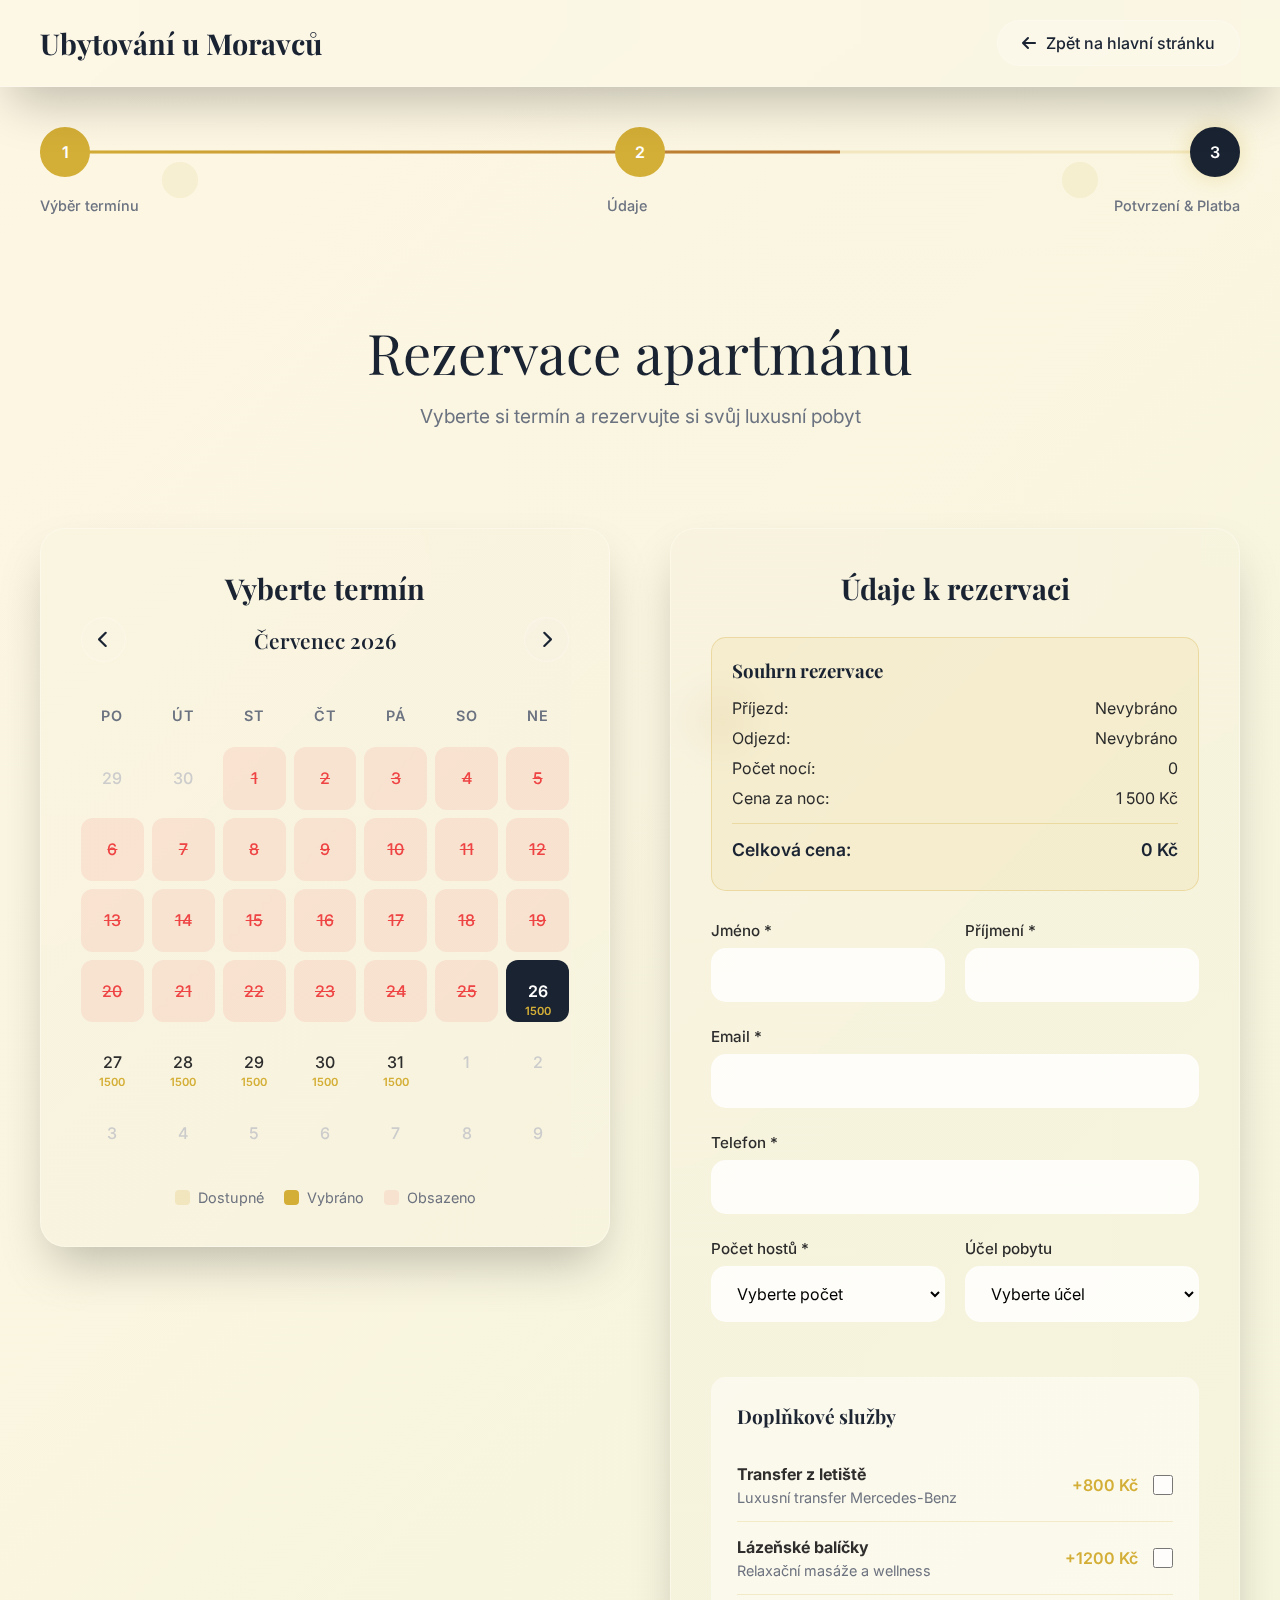
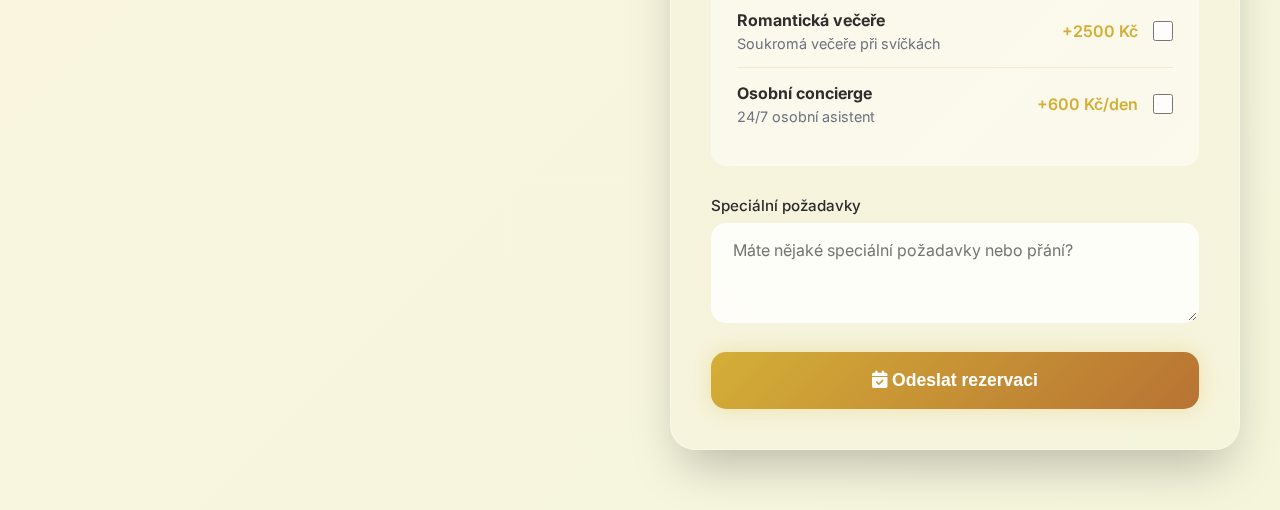
<file: alternative/reservation.html>
<!DOCTYPE html>
<html lang="cs">
<head>
    <meta charset="UTF-8">
    <meta name="viewport" content="width=device-width, initial-scale=1.0">
    <title>Rezervace - Ubytování u Moravců</title>
    <link href="https://fonts.googleapis.com/css2?family=Playfair+Display:wght@300;400;600;700&family=Inter:wght@300;400;500;600&display=swap" rel="stylesheet">
    <link href="https://cdnjs.cloudflare.com/ajax/libs/font-awesome/6.5.0/css/all.min.css" rel="stylesheet">
    <style>
        :root {
            --primary-gold: #D4AF37;
            --primary-navy: #1a2332;
            --accent-copper: #B87333;
            --neutral-ivory: #FDF6E3;
            --neutral-taupe: #8B7355;
            --neutral-beige: #F5F5DC;
            --glass-bg: rgba(255, 255, 255, 0.1);
            --glass-border: rgba(255, 255, 255, 0.2);
            --luxury-shadow: 0 25px 50px -12px rgba(0, 0, 0, 0.25);
            --glow-gold: 0 0 20px rgba(212, 175, 55, 0.3);
            --text-dark: #2c2c2c;
            --text-light: #6b7280;
            --success-green: #10b981;
            --error-red: #ef4444;
        }

        * {
            margin: 0;
            padding: 0;
            box-sizing: border-box;
        }

        body {
            font-family: 'Inter', sans-serif;
            background: linear-gradient(135deg, var(--neutral-ivory), var(--neutral-beige));
            color: var(--text-dark);
            min-height: 100vh;
            overflow-x: hidden;
        }

        /* Background Pattern */
        body::before {
            content: '';
            position: fixed;
            top: 0;
            left: 0;
            width: 100%;
            height: 100%;
            background: url('data:image/svg+xml,<svg xmlns="http://www.w3.org/2000/svg" viewBox="0 0 100 100"><circle cx="20" cy="20" r="2" fill="%23D4AF37" opacity="0.1"/><circle cx="80" cy="80" r="3" fill="%23B87333" opacity="0.1"/><circle cx="50" cy="60" r="1" fill="%23D4AF37" opacity="0.05"/></svg>');
            pointer-events: none;
            z-index: -1;
        }

        /* Header */
        .header {
            background: var(--glass-bg);
            backdrop-filter: blur(20px);
            border-bottom: 1px solid var(--glass-border);
            padding: 20px 0;
            position: sticky;
            top: 0;
            z-index: 100;
            box-shadow: var(--luxury-shadow);
        }

        .header-container {
            max-width: 1400px;
            margin: 0 auto;
            padding: 0 40px;
            display: flex;
            justify-content: space-between;
            align-items: center;
        }

        .logo {
            font-family: 'Playfair Display', serif;
            font-size: 1.8rem;
            font-weight: 700;
            color: var(--primary-navy);
            text-decoration: none;
        }

        .back-btn {
            display: flex;
            align-items: center;
            gap: 10px;
            padding: 12px 24px;
            background: var(--glass-bg);
            backdrop-filter: blur(10px);
            border: 1px solid var(--glass-border);
            border-radius: 25px;
            color: var(--primary-navy);
            text-decoration: none;
            transition: all 0.3s ease;
            font-weight: 500;
        }

        .back-btn:hover {
            background: var(--primary-gold);
            color: white;
            transform: translateY(-2px);
            box-shadow: var(--glow-gold);
        }

        /* Main Container */
        .main-container {
            max-width: 1400px;
            margin: 0 auto;
            padding: 60px 40px;
            display: grid;
            grid-template-columns: 1fr 1fr;
            gap: 60px;
            align-items: start;
        }

        /* Page Title */
        .page-title {
            grid-column: 1 / -1;
            text-align: center;
            margin-bottom: 40px;
        }

        .page-title h1 {
            font-family: 'Playfair Display', serif;
            font-size: clamp(2.5rem, 5vw, 3.5rem);
            color: var(--primary-navy);
            margin-bottom: 15px;
            font-weight: 300;
        }

        .page-title p {
            font-size: 1.2rem;
            color: var(--text-light);
            max-width: 600px;
            margin: 0 auto;
        }

        /* Calendar Section */
        .calendar-section {
            background: var(--glass-bg);
            backdrop-filter: blur(20px);
            border: 1px solid var(--glass-border);
            border-radius: 25px;
            padding: 40px;
            box-shadow: var(--luxury-shadow);
            position: relative;
            overflow: hidden;
        }

        .calendar-section::before {
            content: '';
            position: absolute;
            top: 0;
            left: 0;
            width: 100%;
            height: 100%;
            background: linear-gradient(135deg, var(--primary-gold), var(--accent-copper));
            opacity: 0.02;
            pointer-events: none;
        }

        .calendar-header {
            text-align: center;
            margin-bottom: 30px;
            position: relative;
            z-index: 2;
        }

        .calendar-header h2 {
            font-family: 'Playfair Display', serif;
            font-size: 1.8rem;
            color: var(--primary-navy);
            margin-bottom: 10px;
        }

        .calendar-nav {
            display: flex;
            justify-content: space-between;
            align-items: center;
            margin-bottom: 20px;
        }

        .calendar-nav button {
            background: var(--glass-bg);
            backdrop-filter: blur(10px);
            border: 1px solid var(--glass-border);
            border-radius: 50%;
            width: 45px;
            height: 45px;
            display: flex;
            align-items: center;
            justify-content: center;
            color: var(--primary-navy);
            cursor: pointer;
            transition: all 0.3s ease;
            font-size: 1.1rem;
        }

        .calendar-nav button:hover {
            background: var(--primary-gold);
            color: white;
            transform: scale(1.1);
            box-shadow: var(--glow-gold);
        }

        .month-year {
            font-family: 'Playfair Display', serif;
            font-size: 1.3rem;
            color: var(--primary-navy);
            font-weight: 600;
        }

        .calendar {
            position: relative;
            z-index: 2;
        }

        .calendar-grid {
            display: grid;
            grid-template-columns: repeat(7, 1fr);
            gap: 8px;
        }

        .calendar-day-header {
            text-align: center;
            padding: 15px 5px;
            font-weight: 600;
            color: var(--text-light);
            font-size: 0.9rem;
            text-transform: uppercase;
            letter-spacing: 1px;
        }

        .calendar-day {
            aspect-ratio: 1;
            display: flex;
            align-items: center;
            justify-content: center;
            border-radius: 12px;
            cursor: pointer;
            transition: all 0.3s ease;
            position: relative;
            font-weight: 500;
            border: 2px solid transparent;
        }

        .calendar-day:hover {
            background: rgba(212, 175, 55, 0.1);
            transform: scale(1.05);
        }

        .calendar-day.other-month {
            color: #ccc;
            cursor: not-allowed;
        }

        .calendar-day.today {
            background: var(--primary-navy);
            color: white;
            font-weight: 600;
        }

        .calendar-day.selected {
            background: var(--primary-gold);
            color: white;
            font-weight: 600;
            box-shadow: var(--glow-gold);
        }

        .calendar-day.in-range {
            background: rgba(212, 175, 55, 0.2);
            color: var(--primary-navy);
        }

        .calendar-day.unavailable {
            background: rgba(239, 68, 68, 0.1);
            color: var(--error-red);
            cursor: not-allowed;
            text-decoration: line-through;
        }

        .calendar-day.unavailable:hover {
            transform: none;
        }

        /* Price indicator */
        .calendar-day::after {
            content: attr(data-price);
            position: absolute;
            bottom: 2px;
            font-size: 0.7rem;
            color: var(--primary-gold);
            font-weight: 600;
        }

        /* Legend */
        .calendar-legend {
            margin-top: 25px;
            display: flex;
            justify-content: center;
            gap: 20px;
            flex-wrap: wrap;
        }

        .legend-item {
            display: flex;
            align-items: center;
            gap: 8px;
            font-size: 0.9rem;
            color: var(--text-light);
        }

        .legend-color {
            width: 15px;
            height: 15px;
            border-radius: 4px;
        }

        .legend-available { background: rgba(212, 175, 55, 0.2); }
        .legend-selected { background: var(--primary-gold); }
        .legend-unavailable { background: rgba(239, 68, 68, 0.1); }

        /* Reservation Form */
        .reservation-form {
            background: var(--glass-bg);
            backdrop-filter: blur(20px);
            border: 1px solid var(--glass-border);
            border-radius: 25px;
            padding: 40px;
            box-shadow: var(--luxury-shadow);
            position: relative;
            overflow: hidden;
        }

        .reservation-form::before {
            content: '';
            position: absolute;
            top: 0;
            left: 0;
            width: 100%;
            height: 100%;
            background: linear-gradient(135deg, var(--accent-copper), var(--primary-gold));
            opacity: 0.02;
            pointer-events: none;
        }

        .form-header {
            text-align: center;
            margin-bottom: 30px;
            position: relative;
            z-index: 2;
        }

        .form-header h2 {
            font-family: 'Playfair Display', serif;
            font-size: 1.8rem;
            color: var(--primary-navy);
            margin-bottom: 10px;
        }

        .booking-summary {
            background: rgba(212, 175, 55, 0.1);
            border: 1px solid rgba(212, 175, 55, 0.3);
            border-radius: 15px;
            padding: 20px;
            margin-bottom: 30px;
            position: relative;
            z-index: 2;
        }

        .booking-summary h3 {
            color: var(--primary-navy);
            margin-bottom: 15px;
            font-family: 'Playfair Display', serif;
        }

        .summary-row {
            display: flex;
            justify-content: space-between;
            margin-bottom: 10px;
            color: var(--text-dark);
        }

        .summary-row.total {
            border-top: 1px solid rgba(212, 175, 55, 0.3);
            padding-top: 15px;
            margin-top: 15px;
            font-weight: 600;
            font-size: 1.1rem;
            color: var(--primary-navy);
        }

        .form-group {
            margin-bottom: 25px;
            position: relative;
            z-index: 2;
        }

        .form-group label {
            display: block;
            margin-bottom: 8px;
            color: var(--text-dark);
            font-weight: 500;
            font-size: 0.95rem;
        }

        .form-input, .form-select, .form-textarea {
            width: 100%;
            padding: 15px 20px;
            border: 2px solid var(--glass-border);
            border-radius: 15px;
            background: rgba(255, 255, 255, 0.8);
            backdrop-filter: blur(10px);
            font-size: 1rem;
            transition: all 0.3s ease;
            font-family: 'Inter', sans-serif;
        }

        .form-input:focus, .form-select:focus, .form-textarea:focus {
            outline: none;
            border-color: var(--primary-gold);
            box-shadow: var(--glow-gold);
            transform: translateY(-2px);
            background: rgba(255, 255, 255, 0.95);
        }

        .form-textarea {
            resize: vertical;
            min-height: 100px;
        }

        .form-row {
            display: grid;
            grid-template-columns: 1fr 1fr;
            gap: 20px;
        }

        .extras-section {
            margin: 30px 0;
            padding: 25px;
            background: rgba(255, 255, 255, 0.5);
            border-radius: 15px;
            border: 1px solid var(--glass-border);
        }

        .extras-section h3 {
            font-family: 'Playfair Display', serif;
            color: var(--primary-navy);
            margin-bottom: 20px;
            font-size: 1.2rem;
        }

        .extra-item {
            display: flex;
            justify-content: space-between;
            align-items: center;
            padding: 15px 0;
            border-bottom: 1px solid rgba(212, 175, 55, 0.2);
        }

        .extra-item:last-child {
            border-bottom: none;
        }

        .extra-info {
            flex: 1;
        }

        .extra-info h4 {
            color: var(--text-dark);
            margin-bottom: 5px;
            font-size: 1rem;
        }

        .extra-info p {
            color: var(--text-light);
            font-size: 0.9rem;
        }

        .extra-price {
            font-weight: 600;
            color: var(--primary-gold);
            margin-right: 15px;
        }

        .extra-checkbox {
            width: 20px;
            height: 20px;
            accent-color: var(--primary-gold);
            cursor: pointer;
        }

        .submit-btn {
            width: 100%;
            padding: 18px 40px;
            background: linear-gradient(135deg, var(--primary-gold), var(--accent-copper));
            color: white;
            border: none;
            border-radius: 15px;
            font-size: 1.1rem;
            font-weight: 600;
            cursor: pointer;
            transition: all 0.3s ease;
            position: relative;
            overflow: hidden;
            box-shadow: var(--glow-gold);
        }

        .submit-btn::before {
            content: '';
            position: absolute;
            top: 0;
            left: -100%;
            width: 100%;
            height: 100%;
            background: linear-gradient(90deg, transparent, rgba(255,255,255,0.3), transparent);
            transition: left 0.5s;
        }

        .submit-btn:hover::before {
            left: 100%;
        }

        .submit-btn:hover {
            transform: translateY(-3px);
            box-shadow: 0 0 30px rgba(212, 175, 55, 0.5);
        }

        .submit-btn:disabled {
            opacity: 0.6;
            cursor: not-allowed;
            transform: none;
        }

        /* Success Message */
        .success-message {
            position: fixed;
            top: 50%;
            left: 50%;
            transform: translate(-50%, -50%);
            background: var(--glass-bg);
            backdrop-filter: blur(20px);
            border: 1px solid var(--glass-border);
            border-radius: 25px;
            padding: 40px;
            text-align: center;
            z-index: 1000;
            opacity: 0;
            visibility: hidden;
            transition: all 0.3s ease;
            box-shadow: var(--luxury-shadow);
            max-width: 400px;
            width: 90%;
        }

        .success-message.show {
            opacity: 1;
            visibility: visible;
        }

        .success-icon {
            font-size: 3rem;
            color: var(--success-green);
            margin-bottom: 20px;
        }

        .success-message h3 {
            font-family: 'Playfair Display', serif;
            color: var(--primary-navy);
            margin-bottom: 15px;
        }

         /* Progress Bar */
        .progress-container {
            max-width: 1400px;
            margin: 40px auto;
            padding: 0 40px;
        }

        .progress-bar {
            display: flex;
            justify-content: space-between;
            align-items: center;
            margin-bottom: 20px;
            position: relative;
        }

        .progress-bar::before {
            content: '';
            position: absolute;
            top: 50%;
            left: 0;
            right: 0;
            height: 3px;
            background: rgba(212, 175, 55, 0.2);
            transform: translateY(-50%);
            z-index: 1;
        }

        .progress-bar::after {
            content: '';
            position: absolute;
            top: 50%;
            left: 0;
            width: 66.66%;
            height: 3px;
            background: linear-gradient(90deg, var(--primary-gold), var(--accent-copper));
            transform: translateY(-50%);
            z-index: 2;
            transition: width 0.8s ease;
        }

        .progress-step {
            background: white;
            border: 3px solid rgba(212, 175, 55, 0.2);
            border-radius: 50%;
            width: 50px;
            height: 50px;
            display: flex;
            align-items: center;
            justify-content: center;
            font-weight: 600;
            position: relative;
            z-index: 3;
            transition: all 0.3s ease;
        }

        .progress-step.completed {
            background: var(--primary-gold);
            border-color: var(--primary-gold);
            color: white;
        }

        .progress-step.active {
            background: var(--primary-navy);
            border-color: var(--primary-navy);
            color: white;
            box-shadow: var(--glow-gold);
        }

        .progress-labels {
            display: flex;
            justify-content: space-between;
            margin-top: 10px;
        }

        .progress-label {
            text-align: center;
            font-size: 0.9rem;
            color: var(--text-light);
            font-weight: 500;
        }

        .progress-label.active {
            color: var(--primary-navy);
            font-weight: 600;
        }

        /* Mobile Responsiveness */
        @media (max-width: 768px) {
            .header-container {
                padding: 0 20px;
            }

            .main-container {
                grid-template-columns: 1fr;
                padding: 40px 20px;
                gap: 40px;
            }

            .calendar-section, .reservation-form {
                padding: 25px;
            }

            .calendar-grid {
                gap: 4px;
            }

            .calendar-day {
                font-size: 0.9rem;
            }

            .calendar-day::after {
                font-size: 0.6rem;
            }

            .form-row {
                grid-template-columns: 1fr;
                gap: 15px;
            }

            .calendar-legend {
                gap: 15px;
            }

            .legend-item {
                font-size: 0.8rem;
            }

            .page-title h1 {
                font-size: 2rem;
            }

            .booking-summary {
                padding: 15px;
            }
        }

        @media (max-width: 480px) {
            .calendar-nav {
                margin-bottom: 15px;
            }

            .month-year {
                font-size: 1.1rem;
            }

            .calendar-nav button {
                width: 40px;
                height: 40px;
            }

            .calendar-day-header {
                padding: 10px 2px;
                font-size: 0.8rem;
            }
        }
    </style>
</head>
<body>
    <!-- Header -->
    <header class="header">
        <div class="header-container">
            <a href="/" class="logo">Ubytování u Moravců</a>
            <a href="/" class="back-btn">
                <i class="fas fa-arrow-left"></i>
                Zpět na hlavní stránku
            </a>
        </div>
    </header>

    <div class="progress-container">
        <div class="progress-bar">
            <div class="progress-step completed">1</div>
            <div class="progress-step completed">2</div>
            <div class="progress-step active">3</div>
        </div>
        <div class="progress-labels">
            <div class="progress-label">Výběr termínu</div>
            <div class="progress-label">Údaje</div>
            <div class="progress-label">Potvrzení & Platba</div>
        </div>
    </div>

    <!-- Main Container -->
    <div class="main-container">
        <!-- Page Title -->
        <div class="page-title">
            <h1>Rezervace apartmánu</h1>
            <p>Vyberte si termín a rezervujte si svůj luxusní pobyt</p>
        </div>

        <!-- Calendar Section -->
        <div class="calendar-section">
            <div class="calendar-header">
                <h2>Vyberte termín</h2>
                <div class="calendar-nav">
                    <button id="prevMonth"><i class="fas fa-chevron-left"></i></button>
                    <div class="month-year" id="monthYear"></div>
                    <button id="nextMonth"><i class="fas fa-chevron-right"></i></button>
                </div>
            </div>
            
            <div class="calendar">
                <div class="calendar-grid" id="calendarGrid">
                    <!-- Calendar will be generated by JavaScript -->
                </div>
            </div>

            <div class="calendar-legend">
                <div class="legend-item">
                    <div class="legend-color legend-available"></div>
                    <span>Dostupné</span>
                </div>
                <div class="legend-item">
                    <div class="legend-color legend-selected"></div>
                    <span>Vybráno</span>
                </div>
                <div class="legend-item">
                    <div class="legend-color legend-unavailable"></div>
                    <span>Obsazeno</span>
                </div>
            </div>
        </div>

        <!-- Reservation Form -->
        <div class="reservation-form">
            <div class="form-header">
                <h2>Údaje k rezervaci</h2>
            </div>

            <div class="booking-summary" id="bookingSummary">
                <h3>Souhrn rezervace</h3>
                <div class="summary-row">
                    <span>Příjezd:</span>
                    <span id="checkInDate">Nevybráno</span>
                </div>
                <div class="summary-row">
                    <span>Odjezd:</span>
                    <span id="checkOutDate">Nevybráno</span>
                </div>
                <div class="summary-row">
                    <span>Počet nocí:</span>
                    <span id="nightsCount">0</span>
                </div>
                <div class="summary-row">
                    <span>Cena za noc:</span>
                    <span>1 500 Kč</span>
                </div>
                <div class="summary-row total">
                    <span>Celková cena:</span>
                    <span id="totalPrice">0 Kč</span>
                </div>
            </div>

            <form id="reservationForm">
                <div class="form-row">
                    <div class="form-group">
                        <label for="firstName">Jméno *</label>
                        <input type="text" id="firstName" name="firstName" class="form-input" required>
                    </div>
                    <div class="form-group">
                        <label for="lastName">Příjmení *</label>
                        <input type="text" id="lastName" name="lastName" class="form-input" required>
                    </div>
                </div>

                <div class="form-group">
                    <label for="email">Email *</label>
                    <input type="email" id="email" name="email" class="form-input" required>
                </div>

                <div class="form-group">
                    <label for="phone">Telefon *</label>
                    <input type="tel" id="phone" name="phone" class="form-input" required>
                </div>

                <div class="form-row">
                    <div class="form-group">
                        <label for="guests">Počet hostů *</label>
                        <select id="guests" name="guests" class="form-select" required>
                            <option value="">Vyberte počet</option>
                            <option value="1">1 host</option>
                            <option value="2">2 hosté</option>
                            <option value="3">3 hosté</option>
                            <option value="4">4 hosté</option>
                        </select>
                    </div>
                    <div class="form-group">
                        <label for="purpose">Účel pobytu</label>
                        <select id="purpose" name="purpose" class="form-select">
                            <option value="">Vyberte účel</option>
                            <option value="vacation">Dovolená</option>
                            <option value="business">Služební cesta</option>
                            <option value="romantic">Romantický pobyt</option>
                            <option value="family">Rodinná návštěva</option>
                            <option value="other">Jiné</option>
                        </select>
                    </div>
                </div>

                <div class="extras-section">
                    <h3>Doplňkové služby</h3>
                    <div class="extra-item">
                        <div class="extra-info">
                            <h4>Transfer z letiště</h4>
                            <p>Luxusní transfer Mercedes-Benz</p>
                        </div>
                        <div class="extra-price">+800 Kč</div>
                        <input type="checkbox" id="airport" name="extras" value="airport" class="extra-checkbox">
                    </div>
                    <div class="extra-item">
                        <div class="extra-info">
                            <h4>Lázeňské balíčky</h4>
                            <p>Relaxační masáže a wellness</p>
                        </div>
                        <div class="extra-price">+1200 Kč</div>
                        <input type="checkbox" id="spa" name="extras" value="spa" class="extra-checkbox">
                    </div>
                    <div class="extra-item">
                        <div class="extra-info">
                            <h4>Romantická večeře</h4>
                            <p>Soukromá večeře při svíčkách</p>
                        </div>
                        <div class="extra-price">+2500 Kč</div>
                        <input type="checkbox" id="dinner" name="extras" value="dinner" class="extra-checkbox">
                    </div>
                    <div class="extra-item">
                        <div class="extra-info">
                            <h4>Osobní concierge</h4>
                            <p>24/7 osobní asistent</p>
                        </div>
                        <div class="extra-price">+600 Kč/den</div>
                        <input type="checkbox" id="concierge" name="extras" value="concierge" class="extra-checkbox">
                    </div>
                </div>

                <div class="form-group">
                    <label for="notes">Speciální požadavky</label>
                    <textarea id="notes" name="notes" class="form-textarea" placeholder="Máte nějaké speciální požadavky nebo přání?"></textarea>
                </div>

                <button type="submit" class="submit-btn" id="submitBtn">
                    <i class="fas fa-calendar-check"></i>
                    Odeslat rezervaci
                </button>
            </form>
        </div>
    </div>

    <!-- Success Message -->

    <script>
        // Calendar functionality
        class ReservationCalendar {
            constructor() {
                this.currentMonth = new Date().getMonth();
                this.currentYear = new Date().getFullYear();
                this.selectedDates = [];
                this.unavailableDates = [
                    '2025-08-15', '2025-08-16', '2025-08-17',
                    '2025-08-22', '2025-08-23',
                    '2025-09-05', '2025-09-06', '2025-09-07'
                ];
                this.pricePerNight = 1500;
                this.extraPrices = {
                    airport: 800,
                    spa: 1200,
                    dinner: 2500,
                    concierge: 600
                };
                
                this.init();
            }

            init() {
                this.generateCalendar();
                this.addEventListeners();
                this.updateBookingSummary();
            }

            addEventListeners() {
                document.getElementById('prevMonth').addEventListener('click', () => {
                    this.currentMonth--;
                    if (this.currentMonth < 0) {
                        this.currentMonth = 11;
                        this.currentYear--;
                    }
                    this.generateCalendar();
                });

                document.getElementById('nextMonth').addEventListener('click', () => {
                    this.currentMonth++;
                    if (this.currentMonth > 11) {
                        this.currentMonth = 0;
                        this.currentYear++;
                    }
                    this.generateCalendar();
                });

                // Form submission
                document.getElementById('reservationForm').addEventListener('submit', (e) => {
                    e.preventDefault();
                    this.handleFormSubmission();
                });

                // Extra services
                document.querySelectorAll('input[name="extras"]').forEach(checkbox => {
                    checkbox.addEventListener('change', () => {
                        this.updateBookingSummary();
                    });
                });
            }

            generateCalendar() {
                const monthNames = [
                    'Leden', 'Únor', 'Březen', 'Duben', 'Květen', 'Červen',
                    'Červenec', 'Srpen', 'Září', 'Říjen', 'Listopad', 'Prosinec'
                ];
                
                const dayNames = ['Po', 'Út', 'St', 'Čt', 'Pá', 'So', 'Ne'];
                
                document.getElementById('monthYear').textContent = 
                    `${monthNames[this.currentMonth]} ${this.currentYear}`;

                const firstDay = new Date(this.currentYear, this.currentMonth, 1);
                const lastDay = new Date(this.currentYear, this.currentMonth + 1, 0);
                const startDate = new Date(firstDay);
                startDate.setDate(startDate.getDate() - (firstDay.getDay() + 6) % 7);

                const calendarGrid = document.getElementById('calendarGrid');
                calendarGrid.innerHTML = '';

                // Add day headers
                dayNames.forEach(day => {
                    const dayHeader = document.createElement('div');
                    dayHeader.className = 'calendar-day-header';
                    dayHeader.textContent = day;
                    calendarGrid.appendChild(dayHeader);
                });

                // Generate calendar days
                for (let i = 0; i < 42; i++) {
                    const currentDate = new Date(startDate);
                    currentDate.setDate(startDate.getDate() + i);
                    
                    const dayElement = document.createElement('div');
                    dayElement.className = 'calendar-day';
                    dayElement.textContent = currentDate.getDate();
                    
                    const dateString = this.formatDate(currentDate);
                    const today = new Date();
                    
                    // Add classes based on date status
                    if (currentDate.getMonth() !== this.currentMonth) {
                        dayElement.classList.add('other-month');
                    } else if (currentDate < today.setHours(0,0,0,0)) {
                        dayElement.classList.add('unavailable');
                    } else if (this.unavailableDates.includes(dateString)) {
                        dayElement.classList.add('unavailable');
                    } else if (this.selectedDates.includes(dateString)) {
                        dayElement.classList.add('selected');
                    } else if (this.isInRange(dateString)) {
                        dayElement.classList.add('in-range');
                    }

                    if (this.isToday(currentDate)) {
                        dayElement.classList.add('today');
                    }

                    // Add price indicator
                    if (currentDate.getMonth() === this.currentMonth && 
                        currentDate >= today.setHours(0,0,0,0) && 
                        !this.unavailableDates.includes(dateString)) {
                        dayElement.setAttribute('data-price', '1500');
                    }

                    // Add click event
                    if (!dayElement.classList.contains('unavailable') && 
                        !dayElement.classList.contains('other-month')) {
                        dayElement.addEventListener('click', () => {
                            this.selectDate(dateString);
                        });
                    }

                    calendarGrid.appendChild(dayElement);
                }
            }

            formatDate(date) {
                return date.toISOString().split('T')[0];
            }

            isToday(date) {
                const today = new Date();
                return date.toDateString() === today.toDateString();
            }

            isInRange(dateString) {
                if (this.selectedDates.length !== 2) return false;
                const date = new Date(dateString);
                const start = new Date(this.selectedDates[0]);
                const end = new Date(this.selectedDates[1]);
                return date > start && date < end;
            }

            selectDate(dateString) {
                if (this.selectedDates.length === 0) {
                    this.selectedDates.push(dateString);
                } else if (this.selectedDates.length === 1) {
                    const firstDate = new Date(this.selectedDates[0]);
                    const secondDate = new Date(dateString);
                    
                    if (secondDate > firstDate) {
                        this.selectedDates.push(dateString);
                    } else {
                        this.selectedDates = [dateString];
                    }
                } else {
                    this.selectedDates = [dateString];
                }

                this.generateCalendar();
                this.updateBookingSummary();
            }

            updateBookingSummary() {
                const checkInElement = document.getElementById('checkInDate');
                const checkOutElement = document.getElementById('checkOutDate');
                const nightsElement = document.getElementById('nightsCount');
                const totalPriceElement = document.getElementById('totalPrice');

                if (this.selectedDates.length >= 1) {
                    const checkIn = new Date(this.selectedDates[0]);
                    checkInElement.textContent = checkIn.toLocaleDateString('cs-CZ');
                } else {
                    checkInElement.textContent = 'Nevybráno';
                }

                if (this.selectedDates.length >= 2) {
                    const checkOut = new Date(this.selectedDates[1]);
                    checkOutElement.textContent = checkOut.toLocaleDateString('cs-CZ');
                    
                    const nights = Math.ceil((checkOut - new Date(this.selectedDates[0])) / (1000 * 60 * 60 * 24));
                    nightsElement.textContent = nights;

                    // Calculate total price
                    let totalPrice = nights * this.pricePerNight;

                    // Add extra services
                    document.querySelectorAll('input[name="extras"]:checked').forEach(checkbox => {
                        const service = checkbox.value;
                        if (service === 'concierge') {
                            totalPrice += this.extraPrices[service] * nights;
                        } else {
                            totalPrice += this.extraPrices[service];
                        }
                    });

                    totalPriceElement.textContent = `${totalPrice.toLocaleString('cs-CZ')} Kč`;
                } else {
                    checkOutElement.textContent = 'Nevybráno';
                    nightsElement.textContent = '0';
                    totalPriceElement.textContent = '0 Kč';
                }
            }

            handleFormSubmission() {
                // Validate dates
                if (this.selectedDates.length < 2) {
                    alert('Prosím vyberte termín příjezdu a odjezdu.');
                    return;
                }

                // Get form data
                const formData = new FormData(document.getElementById('reservationForm'));
                const reservationData = {
                    checkIn: this.selectedDates[0],
                    checkOut: this.selectedDates[1],
                    firstName: formData.get('firstName'),
                    lastName: formData.get('lastName'),
                    email: formData.get('email'),
                    phone: formData.get('phone'),
                    guests: formData.get('guests'),
                    purpose: formData.get('purpose'),
                    extras: Array.from(document.querySelectorAll('input[name="extras"]:checked')).map(cb => cb.value),
                    notes: formData.get('notes')
                };

                // Simulate form submission
                const submitBtn = document.getElementById('submitBtn');
                submitBtn.innerHTML = '<i class="fas fa-spinner fa-spin"></i> Odesílání...';
                submitBtn.disabled = true;

                setTimeout(() => {
                    this.showSuccessMessage();
                    submitBtn.innerHTML = '<i class="fas fa-calendar-check"></i> Odeslat rezervaci';
                    submitBtn.disabled = false;
                    
                    // Reset form
                    document.getElementById('reservationForm').reset();
                    this.selectedDates = [];
                    this.generateCalendar();
                    this.updateBookingSummary();
                }, 2000);

                console.log('Reservation data:', reservationData);
            }

            showSuccessMessage() {
                const successMessage = document.getElementById('successMessage');
                successMessage.classList.add('show');
                
                setTimeout(() => {
                    successMessage.classList.remove('show');
                }, 4000);
            }
        }

        // Initialize calendar when page loads
        document.addEventListener('DOMContentLoaded', () => {
            new ReservationCalendar();
        });

        // Smooth scrolling for any anchor links
        document.querySelectorAll('a[href^="#"]').forEach(anchor => {
            anchor.addEventListener('click', function (e) {
                e.preventDefault();
                const target = document.querySelector(this.getAttribute('href'));
                if (target) {
                    target.scrollIntoView({
                        behavior: 'smooth'
                    });
                }
            });
        });

        // Add loading animation to form inputs
        document.querySelectorAll('.form-input, .form-select, .form-textarea').forEach(input => {
            input.addEventListener('focus', function() {
                this.parentElement.style.transform = 'translateY(-2px)';
            });
            
            input.addEventListener('blur', function() {
                this.parentElement.style.transform = 'translateY(0)';
            });
        });

        // Enhanced form validation
        document.getElementById('email').addEventListener('blur', function() {
            const emailPattern = /^[^\s@]+@[^\s@]+\.[^\s@]+$/;
            if (this.value && !emailPattern.test(this.value)) {
                this.style.borderColor = 'var(--error-red)';
                this.style.boxShadow = '0 0 0 3px rgba(239, 68, 68, 0.1)';
            } else {
                this.style.borderColor = 'var(--glass-border)';
                this.style.boxShadow = 'none';
            }
        });

        document.getElementById('phone').addEventListener('blur', function() {
            const phonePattern = /^[+]?[\d\s\-\(\)]{9,}$/;
            if (this.value && !phonePattern.test(this.value)) {
                this.style.borderColor = 'var(--error-red)';
                this.style.boxShadow = '0 0 0 3px rgba(239, 68, 68, 0.1)';
            } else {
                this.style.borderColor = 'var(--glass-border)';
                this.style.boxShadow = 'none';
            }
        });
    </script>
</body>
</html>
</file>
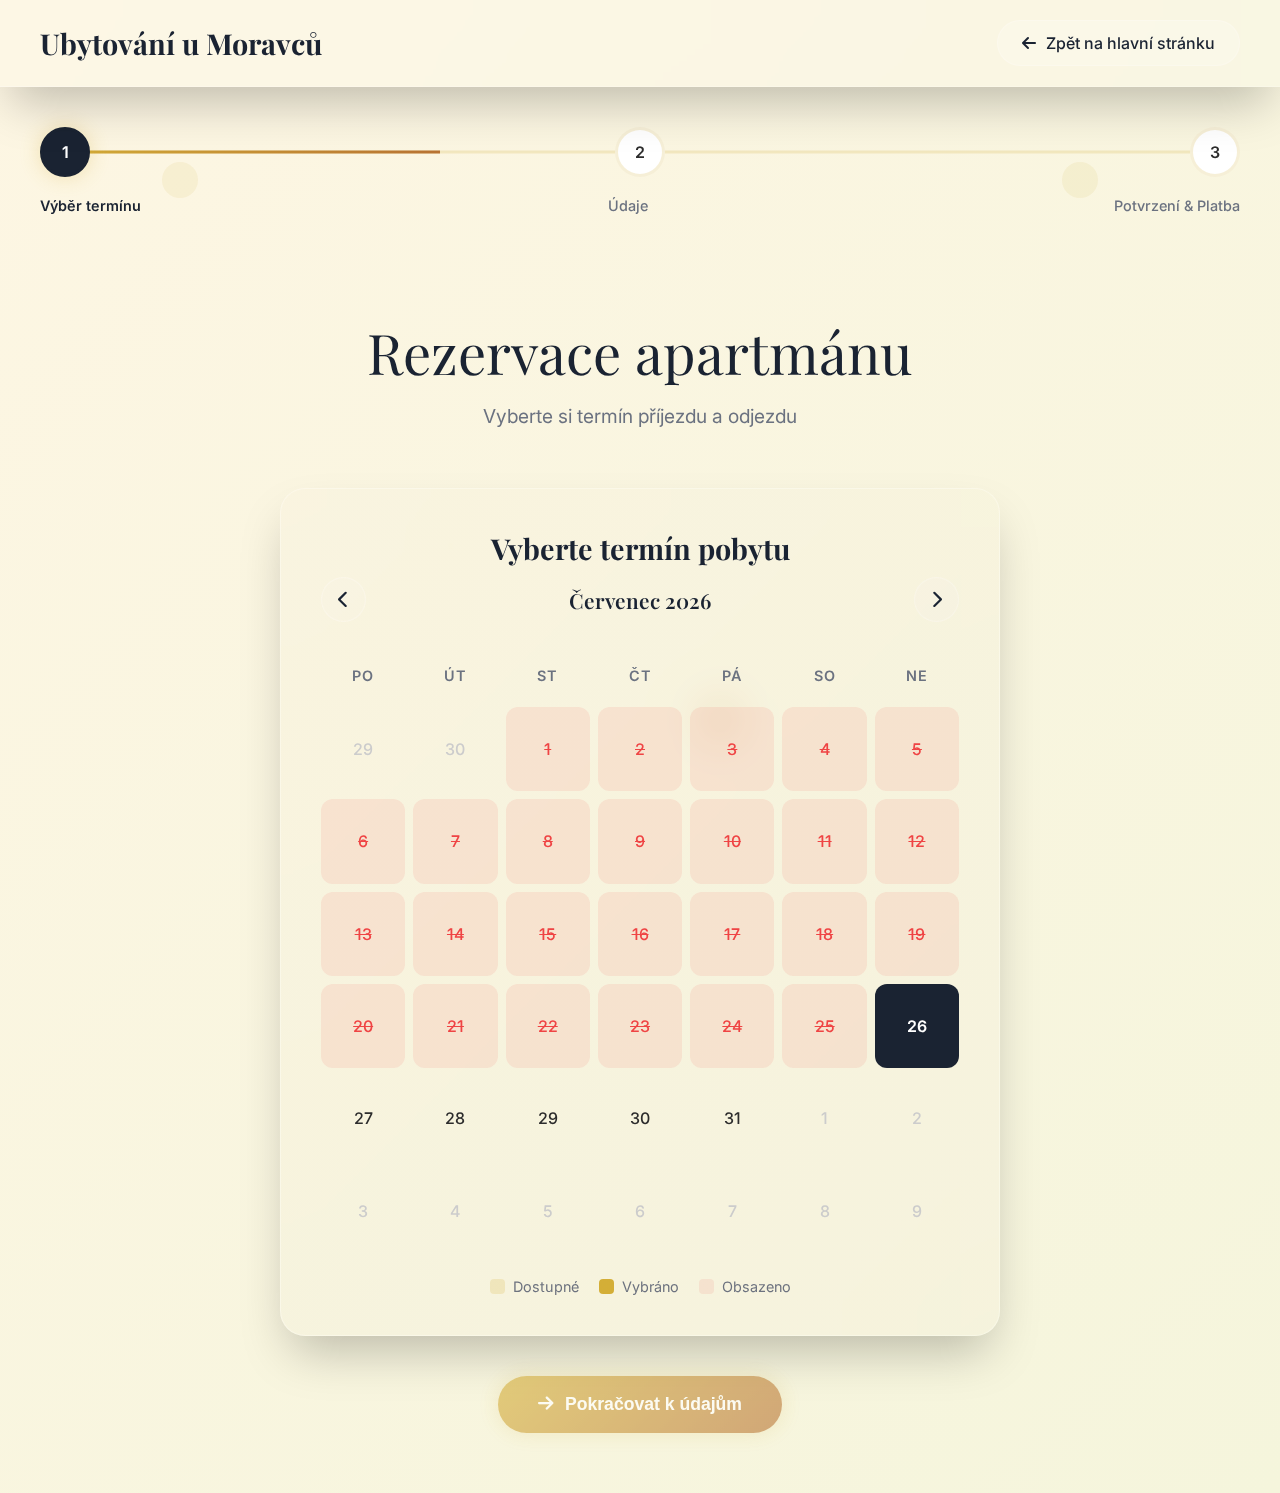
<file: reservation/calendar/appointment.html>
<!DOCTYPE html>
<html lang="cs">
<head>
    <meta charset="UTF-8">
    <meta name="viewport" content="width=device-width, initial-scale=1.0">
    <title>Rezervace - Ubytování u Moravců</title>
    <link href="https://fonts.googleapis.com/css2?family=Playfair+Display:wght@300;400;600;700&family=Inter:wght@300;400;500;600&display=swap" rel="stylesheet">
    <link href="https://cdnjs.cloudflare.com/ajax/libs/font-awesome/6.5.0/css/all.min.css" rel="stylesheet">
    <link rel="stylesheet" href="style.css">
</head>
<body>
<!-- Header -->
<header class="header">
    <div class="header-container">
        <a href="/" class="logo">Ubytování u Moravců</a>
        <a href="/" class="back-btn">
            <i class="fas fa-arrow-left"></i>
            Zpět na hlavní stránku
        </a>
    </div>
</header>

<!-- Progress Bar -->
<div class="progress-container">
    <div class="progress-bar">
        <div class="progress-step active">1</div>
        <div class="progress-step">2</div>
        <div class="progress-step">3</div>
    </div>
    <div class="progress-labels">
        <div class="progress-label active">Výběr termínu</div>
        <div class="progress-label">Údaje</div>
        <div class="progress-label">Potvrzení & Platba</div>
    </div>
</div>

<!-- Main Container -->
<div class="main-container">
    <!-- Page Title -->
    <div class="page-title">
        <h1>Rezervace apartmánu</h1>
        <p>Vyberte si termín příjezdu a odjezdu</p>
    </div>

    <!-- Calendar Section -->
    <div class="calendar-section">
        <div class="calendar-header">
            <h2>Vyberte termín pobytu</h2>
            <div class="calendar-nav">
                <button id="prevMonth"><i class="fas fa-chevron-left"></i></button>
                <div class="month-year" id="monthYear"></div>
                <button id="nextMonth"><i class="fas fa-chevron-right"></i></button>
            </div>
        </div>

        <div class="calendar">
            <div class="calendar-grid" id="calendarGrid">
                <!-- Calendar will be generated by JavaScript -->
            </div>
        </div>

        <div class="calendar-legend">
            <div class="legend-item">
                <div class="legend-color legend-available"></div>
                <span>Dostupné</span>
            </div>
            <div class="legend-item">
                <div class="legend-color legend-selected"></div>
                <span>Vybráno</span>
            </div>
            <div class="legend-item">
                <div class="legend-color legend-unavailable"></div>
                <span>Obsazeno</span>
            </div>
        </div>
    </div>

    <!-- Selection Summary -->
    <div class="selection-summary" id="selectionSummary" style="display: none;">
        <h3 class="summary-title">Váš výběr</h3>
        <div class="summary-content">
            <div class="summary-item">
                <div class="summary-label">Příjezd</div>
                <div class="summary-value" id="checkInDisplay">-</div>
            </div>
            <div class="summary-item">
                <div class="summary-label">Odjezd</div>
                <div class="summary-value" id="checkOutDisplay">-</div>
            </div>
            <div class="summary-item">
                <div class="summary-label">Počet nocí</div>
                <div class="summary-value" id="nightsDisplay">0</div>
            </div>
        </div>
    </div>

    <!-- Continue Section -->
    <div class="continue-section">
        <button class="continue-btn" id="continueBtn" disabled onclick="continueToForm()">
            <i class="fas fa-arrow-right"></i>
            Pokračovat k údajům
        </button>
    </div>
</div>

<script src="script.js"></script>
</body>
</html>
</file>
<file: reservation/calendar/style.css>
:root {
    --primary-gold: #D4AF37;
    --primary-navy: #1a2332;
    --accent-copper: #B87333;
    --neutral-ivory: #FDF6E3;
    --neutral-taupe: #8B7355;
    --neutral-beige: #F5F5DC;
    --glass-bg: rgba(255, 255, 255, 0.1);
    --glass-border: rgba(255, 255, 255, 0.2);
    --luxury-shadow: 0 25px 50px -12px rgba(0, 0, 0, 0.25);
    --glow-gold: 0 0 20px rgba(212, 175, 55, 0.3);
    --text-dark: #2c2c2c;
    --text-light: #6b7280;
    --success-green: #10b981;
    --error-red: #ef4444;
}

* {
    margin: 0;
    padding: 0;
    box-sizing: border-box;
}

body {
    font-family: 'Inter', sans-serif;
    background: linear-gradient(135deg, var(--neutral-ivory), var(--neutral-beige));
    color: var(--text-dark);
    min-height: 100vh;
    overflow-x: hidden;
}

/* Background Pattern */
body::before {
    content: '';
    position: fixed;
    top: 0;
    left: 0;
    width: 100%;
    height: 100%;
    background: url('data:image/svg+xml,<svg xmlns="http://www.w3.org/2000/svg" viewBox="0 0 100 100"><circle cx="20" cy="20" r="2" fill="%23D4AF37" opacity="0.1"/><circle cx="80" cy="80" r="3" fill="%23B87333" opacity="0.1"/><circle cx="50" cy="60" r="1" fill="%23D4AF37" opacity="0.05"/></svg>');
    pointer-events: none;
    z-index: -1;
}

/* Header */
.header {
    background: var(--glass-bg);
    backdrop-filter: blur(20px);
    border-bottom: 1px solid var(--glass-border);
    padding: 20px 0;
    position: sticky;
    top: 0;
    z-index: 100;
    box-shadow: var(--luxury-shadow);
}

.header-container {
    max-width: 1400px;
    margin: 0 auto;
    padding: 0 40px;
    display: flex;
    justify-content: space-between;
    align-items: center;
}

.logo {
    font-family: 'Playfair Display', serif;
    font-size: 1.8rem;
    font-weight: 700;
    color: var(--primary-navy);
    text-decoration: none;
}

.back-btn {
    display: flex;
    align-items: center;
    gap: 10px;
    padding: 12px 24px;
    background: var(--glass-bg);
    backdrop-filter: blur(10px);
    border: 1px solid var(--glass-border);
    border-radius: 25px;
    color: var(--primary-navy);
    text-decoration: none;
    transition: all 0.3s ease;
    font-weight: 500;
}

.back-btn:hover {
    background: var(--primary-gold);
    color: white;
    transform: translateY(-2px);
    box-shadow: var(--glow-gold);
}

/* Progress Bar */
.progress-container {
    max-width: 1400px;
    margin: 40px auto;
    padding: 0 40px;
}

.progress-bar {
    display: flex;
    justify-content: space-between;
    align-items: center;
    margin-bottom: 20px;
    position: relative;
}

.progress-bar::before {
    content: '';
    position: absolute;
    top: 50%;
    left: 0;
    right: 0;
    height: 3px;
    background: rgba(212, 175, 55, 0.2);
    transform: translateY(-50%);
    z-index: 1;
}

.progress-bar::after {
    content: '';
    position: absolute;
    top: 50%;
    left: 0;
    width: 33.33%;
    height: 3px;
    background: linear-gradient(90deg, var(--primary-gold), var(--accent-copper));
    transform: translateY(-50%);
    z-index: 2;
    transition: width 0.8s ease;
}

.progress-step {
    background: white;
    border: 3px solid rgba(212, 175, 55, 0.2);
    border-radius: 50%;
    width: 50px;
    height: 50px;
    display: flex;
    align-items: center;
    justify-content: center;
    font-weight: 600;
    position: relative;
    z-index: 3;
    transition: all 0.3s ease;
}

.progress-step.completed {
    background: var(--primary-gold);
    border-color: var(--primary-gold);
    color: white;
}

.progress-step.active {
    background: var(--primary-navy);
    border-color: var(--primary-navy);
    color: white;
    box-shadow: var(--glow-gold);
}

.progress-labels {
    display: flex;
    justify-content: space-between;
    margin-top: 10px;
}

.progress-label {
    text-align: center;
    font-size: 0.9rem;
    color: var(--text-light);
    font-weight: 500;
}

.progress-label.active {
    color: var(--primary-navy);
    font-weight: 600;
}

/* Main Container */
.main-container {
    max-width: 800px; /* Reduced width for better centering */
    margin: 0 auto;
    padding: 60px 40px;
}

/* Page Title */
.page-title {
    text-align: center;
    margin-bottom: 60px;
}

.page-title h1 {
    font-family: 'Playfair Display', serif;
    font-size: clamp(2.5rem, 5vw, 3.5rem);
    color: var(--primary-navy);
    margin-bottom: 15px;
    font-weight: 300;
}

.page-title p {
    font-size: 1.2rem;
    color: var(--text-light);
    max-width: 600px;
    margin: 0 auto;
}

/* Calendar Section */
.calendar-section {
    background: var(--glass-bg);
    backdrop-filter: blur(20px);
    border: 1px solid var(--glass-border);
    border-radius: 25px;
    padding: 40px;
    box-shadow: var(--luxury-shadow);
    position: relative;
    overflow: hidden;
    margin-bottom: 40px;
}

.calendar-section::before {
    content: '';
    position: absolute;
    top: 0;
    left: 0;
    width: 100%;
    height: 100%;
    background: linear-gradient(135deg, var(--primary-gold), var(--accent-copper));
    opacity: 0.02;
    pointer-events: none;
}

.calendar-header {
    text-align: center;
    margin-bottom: 30px;
    position: relative;
    z-index: 2;
}

.calendar-header h2 {
    font-family: 'Playfair Display', serif;
    font-size: 1.8rem;
    color: var(--primary-navy);
    margin-bottom: 10px;
}

.calendar-nav {
    display: flex;
    justify-content: space-between;
    align-items: center;
    margin-bottom: 20px;
}

.calendar-nav button {
    background: var(--glass-bg);
    backdrop-filter: blur(10px);
    border: 1px solid var(--glass-border);
    border-radius: 50%;
    width: 45px;
    height: 45px;
    display: flex;
    align-items: center;
    justify-content: center;
    color: var(--primary-navy);
    cursor: pointer;
    transition: all 0.3s ease;
    font-size: 1.1rem;
}

.calendar-nav button:hover {
    background: var(--primary-gold);
    color: white;
    transform: scale(1.1);
    box-shadow: var(--glow-gold);
}

.month-year {
    font-family: 'Playfair Display', serif;
    font-size: 1.3rem;
    color: var(--primary-navy);
    font-weight: 600;
}

.calendar {
    position: relative;
    z-index: 2;
}

.calendar-grid {
    display: grid;
    grid-template-columns: repeat(7, 1fr);
    gap: 8px;
}

.calendar-day-header {
    text-align: center;
    padding: 15px 5px;
    font-weight: 600;
    color: var(--text-light);
    font-size: 0.9rem;
    text-transform: uppercase;
    letter-spacing: 1px;
}

.calendar-day {
    aspect-ratio: 1;
    display: flex;
    align-items: center;
    justify-content: center;
    border-radius: 12px;
    cursor: pointer;
    transition: all 0.3s ease;
    position: relative;
    font-weight: 500;
    border: 2px solid transparent;
}

.calendar-day:hover {
    background: rgba(212, 175, 55, 0.1);
    transform: scale(1.05);
}

.calendar-day.other-month {
    color: #ccc;
    cursor: not-allowed;
}

.calendar-day.today {
    background: var(--primary-navy);
    color: white;
    font-weight: 600;
}

.calendar-day.selected {
    background: var(--primary-gold);
    color: white;
    font-weight: 600;
    box-shadow: var(--glow-gold);
}

.calendar-day.in-range {
    background: rgba(212, 175, 55, 0.2);
    color: var(--primary-navy);
}

.calendar-day.unavailable {
    background: rgba(239, 68, 68, 0.1);
    color: var(--error-red);
    cursor: not-allowed;
    text-decoration: line-through;
}

.calendar-day.unavailable:hover {
    transform: none;
}

/* Price indicator */
.calendar-day::after {
    content: attr(data-price);
    position: absolute;
    bottom: 2px;
    font-size: 0.7rem;
    color: var(--primary-gold);
    font-weight: 600;
}

/* Legend */
.calendar-legend {
    margin-top: 25px;
    display: flex;
    justify-content: center;
    gap: 20px;
    flex-wrap: wrap;
}

.legend-item {
    display: flex;
    align-items: center;
    gap: 8px;
    font-size: 0.9rem;
    color: var(--text-light);
}

.legend-color {
    width: 15px;
    height: 15px;
    border-radius: 4px;
}

.legend-available { background: rgba(212, 175, 55, 0.2); }
.legend-selected { background: var(--primary-gold); }
.legend-unavailable { background: rgba(239, 68, 68, 0.1); }

/* Selection Summary */
.selection-summary {
    background: var(--glass-bg);
    backdrop-filter: blur(20px);
    border: 1px solid var(--glass-border);
    border-radius: 20px;
    padding: 30px;
    margin-bottom: 30px;
    position: relative;
    overflow: hidden;
}

.selection-summary::before {
    content: '';
    position: absolute;
    top: 0;
    left: 0;
    width: 100%;
    height: 100%;
    background: linear-gradient(135deg, var(--accent-copper), var(--primary-gold));
    opacity: 0.02;
    pointer-events: none;
}

.summary-title {
    font-family: 'Playfair Display', serif;
    font-size: 1.3rem;
    color: var(--primary-navy);
    margin-bottom: 20px;
    text-align: center;
    position: relative;
    z-index: 2;
}

.summary-content {
    display: grid;
    grid-template-columns: 1fr 1fr 1fr;
    gap: 20px;
    position: relative;
    z-index: 2;
}

.summary-item {
    text-align: center;
    padding: 15px;
    background: rgba(255, 255, 255, 0.5);
    border-radius: 12px;
}

.summary-label {
    font-size: 0.9rem;
    color: var(--text-light);
    margin-bottom: 8px;
    text-transform: uppercase;
    letter-spacing: 1px;
    font-weight: 500;
}

.summary-value {
    font-size: 1.1rem;
    color: var(--primary-navy);
    font-weight: 600;
}

/* Continue Button */
.continue-section {
    text-align: center;
}

.continue-btn {
    display: inline-flex;
    align-items: center;
    gap: 12px;
    padding: 18px 40px;
    background: linear-gradient(135deg, var(--primary-gold), var(--accent-copper));
    color: white;
    border: none;
    border-radius: 50px;
    font-size: 1.1rem;
    font-weight: 600;
    cursor: pointer;
    transition: all 0.3s ease;
    position: relative;
    overflow: hidden;
    box-shadow: var(--glow-gold);
    text-decoration: none;
}

.continue-btn::before {
    content: '';
    position: absolute;
    top: 0;
    left: -100%;
    width: 100%;
    height: 100%;
    background: linear-gradient(90deg, transparent, rgba(255,255,255,0.3), transparent);
    transition: left 0.5s;
}

.continue-btn:hover::before {
    left: 100%;
}

.continue-btn:hover {
    transform: translateY(-3px);
    box-shadow: 0 0 30px rgba(212, 175, 55, 0.5);
}

.continue-btn:disabled {
    opacity: 0.6;
    cursor: not-allowed;
    transform: none;
}

/* Mobile Responsiveness */
@media (max-width: 768px) {
    .header-container,
    .progress-container {
        padding: 0 20px;
    }

    .main-container {
        padding: 40px 20px;
        max-width: 100%;
    }

    .calendar-section {
        padding: 25px;
    }

    .calendar-grid {
        gap: 4px;
    }

    .calendar-day {
        font-size: 0.9rem;
    }

    .calendar-day::after {
        font-size: 0.6rem;
    }

    .summary-content {
        grid-template-columns: 1fr;
        gap: 15px;
    }

    .calendar-legend {
        gap: 15px;
    }

    .legend-item {
        font-size: 0.8rem;
    }

    .page-title h1 {
        font-size: 2rem;
    }
}

@media (max-width: 480px) {
    .calendar-nav {
        margin-bottom: 15px;
    }

    .month-year {
        font-size: 1.1rem;
    }

    .calendar-nav button {
        width: 40px;
        height: 40px;
    }

    .calendar-day-header {
        padding: 10px 2px;
        font-size: 0.8rem;
    }

    .progress-step {
        width: 40px;
        height: 40px;
        font-size: 0.9rem;
    }
}
</file>
